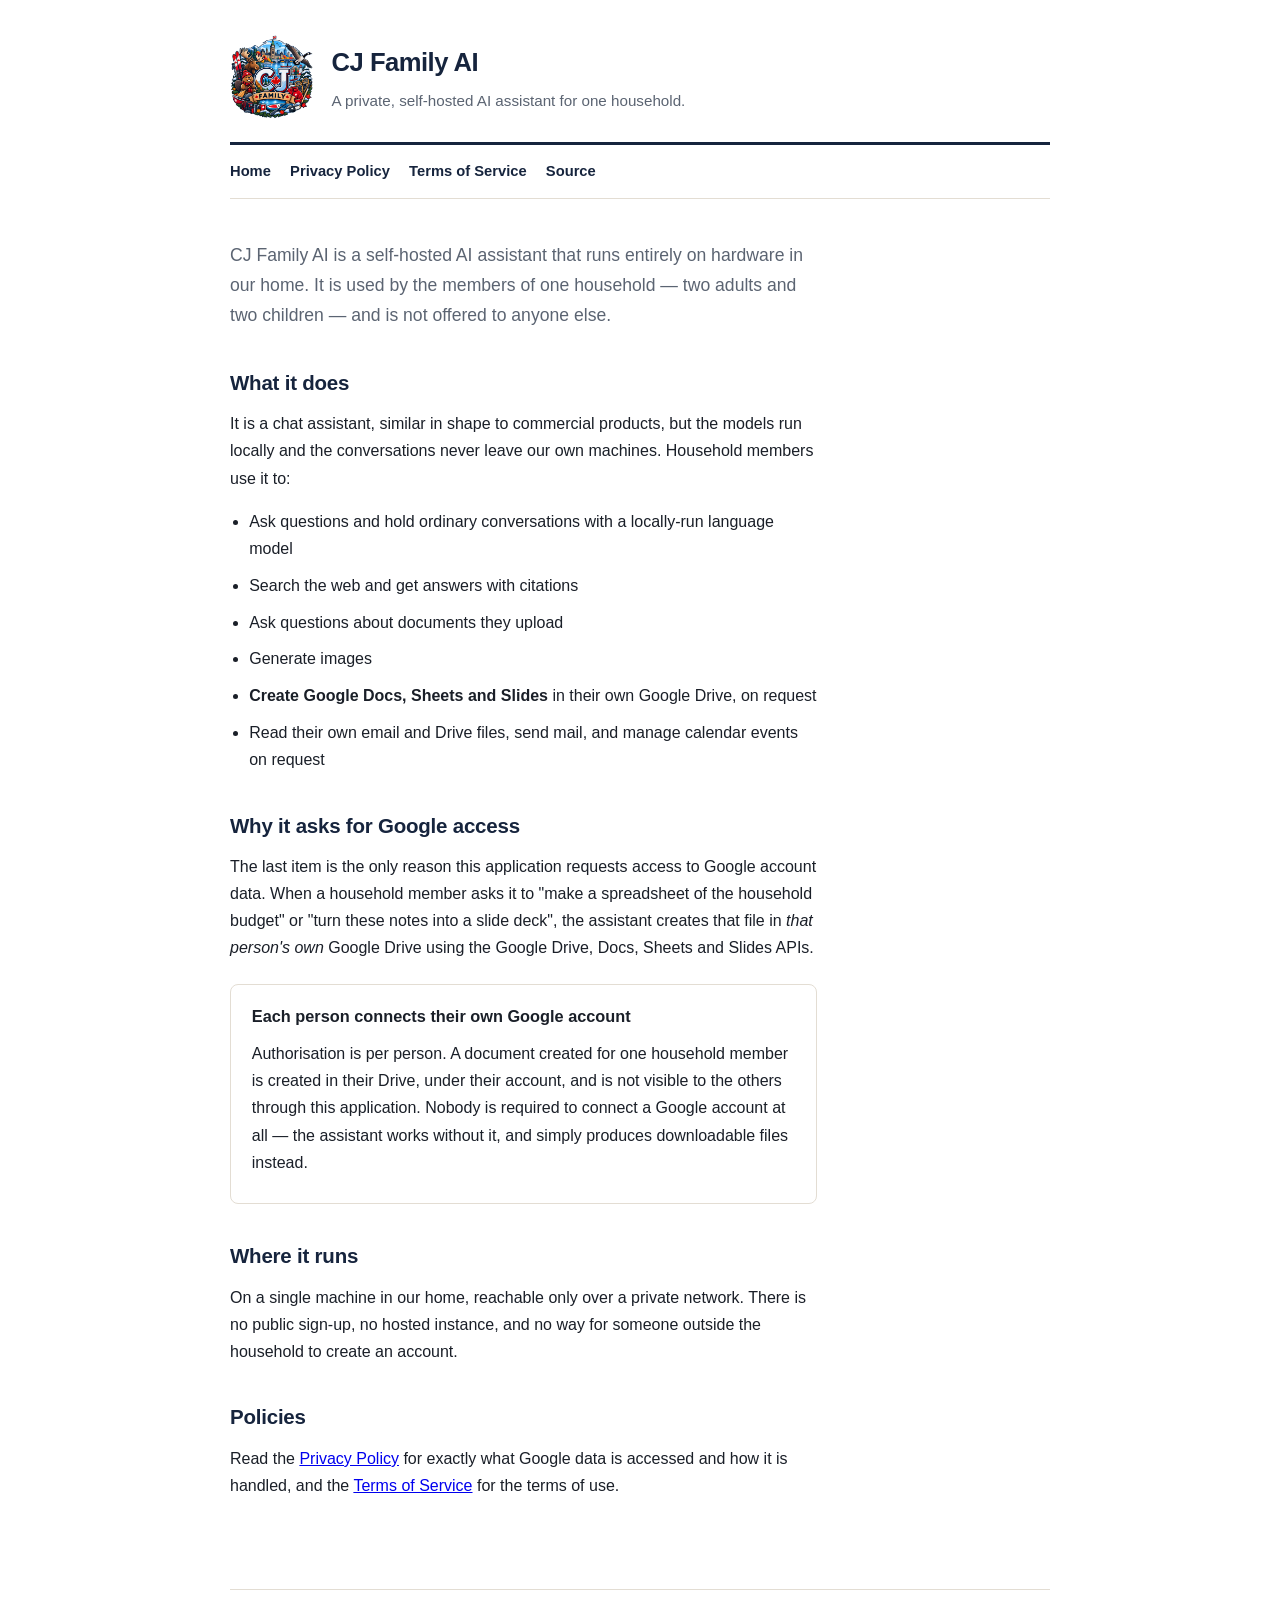
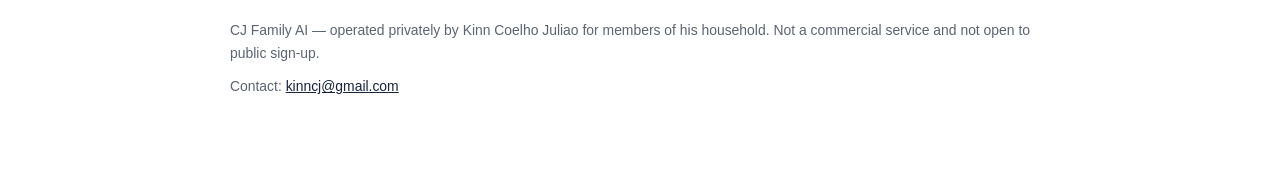
<file: index.html>
<!doctype html>
<html lang="en">
<head>
<meta charset="utf-8">
<meta name="viewport" content="width=device-width,initial-scale=1">
<title>Home · CJ Family AI</title>
<meta name="description" content="A private, self-hosted AI assistant run on family-owned hardware.">
<link rel="icon" href="assets/logo.png">
<link rel="stylesheet" href="style.css">
</head>
<body>
<div class="wrap">
<header class="site">
  <img src="assets/logo.png" alt="CJ Family AI crest">
  <div>
    <h1>CJ Family AI</h1>
    <p>A private, self-hosted AI assistant for one household.</p>
  </div>
</header>
<nav>
  <a href="./">Home</a>
  <a href="privacy.html">Privacy Policy</a>
  <a href="terms.html">Terms of Service</a>
  <a href="https://github.com/kinncj/cj-family-ai">Source</a>
</nav>
<main>
<p class="lede">CJ Family AI is a self-hosted AI assistant that runs entirely on hardware in our home. It is used by the members of one household — two adults and two children — and is not offered to anyone else.</p>

<h2>What it does</h2>
<p>It is a chat assistant, similar in shape to commercial products, but the models run locally and the conversations never leave our own machines. Household members use it to:</p>
<ul>
  <li>Ask questions and hold ordinary conversations with a locally-run language model</li>
  <li>Search the web and get answers with citations</li>
  <li>Ask questions about documents they upload</li>
  <li>Generate images</li>
  <li><strong>Create Google Docs, Sheets and Slides</strong> in their own Google Drive, on request</li>
  <li>Read their own email and Drive files, send mail, and manage calendar events on request</li>
</ul>

<h2>Why it asks for Google access</h2>
<p>The last item is the only reason this application requests access to Google account data. When a household member asks it to "make a spreadsheet of the household budget" or "turn these notes into a slide deck", the assistant creates that file in <em>that person's own</em> Google Drive using the Google Drive, Docs, Sheets and Slides APIs.</p>

<div class="card">
  <h3>Each person connects their own Google account</h3>
  <p>Authorisation is per person. A document created for one household member is created in their Drive, under their account, and is not visible to the others through this application. Nobody is required to connect a Google account at all — the assistant works without it, and simply produces downloadable files instead.</p>
</div>

<h2>Where it runs</h2>
<p>On a single machine in our home, reachable only over a private network. There is no public sign-up, no hosted instance, and no way for someone outside the household to create an account.</p>

<h2>Policies</h2>
<p>Read the <a href="privacy.html">Privacy Policy</a> for exactly what Google data is accessed and how it is handled, and the <a href="terms.html">Terms of Service</a> for the terms of use.</p>
</main>
<footer>
  <p>CJ Family AI — operated privately by Kinn Coelho Juliao for members of his household.
  Not a commercial service and not open to public sign-up.</p>
  <p>Contact: <a href="mailto:kinncj@gmail.com">kinncj@gmail.com</a></p>
</footer>
</div>
</body>
</html>
</file>
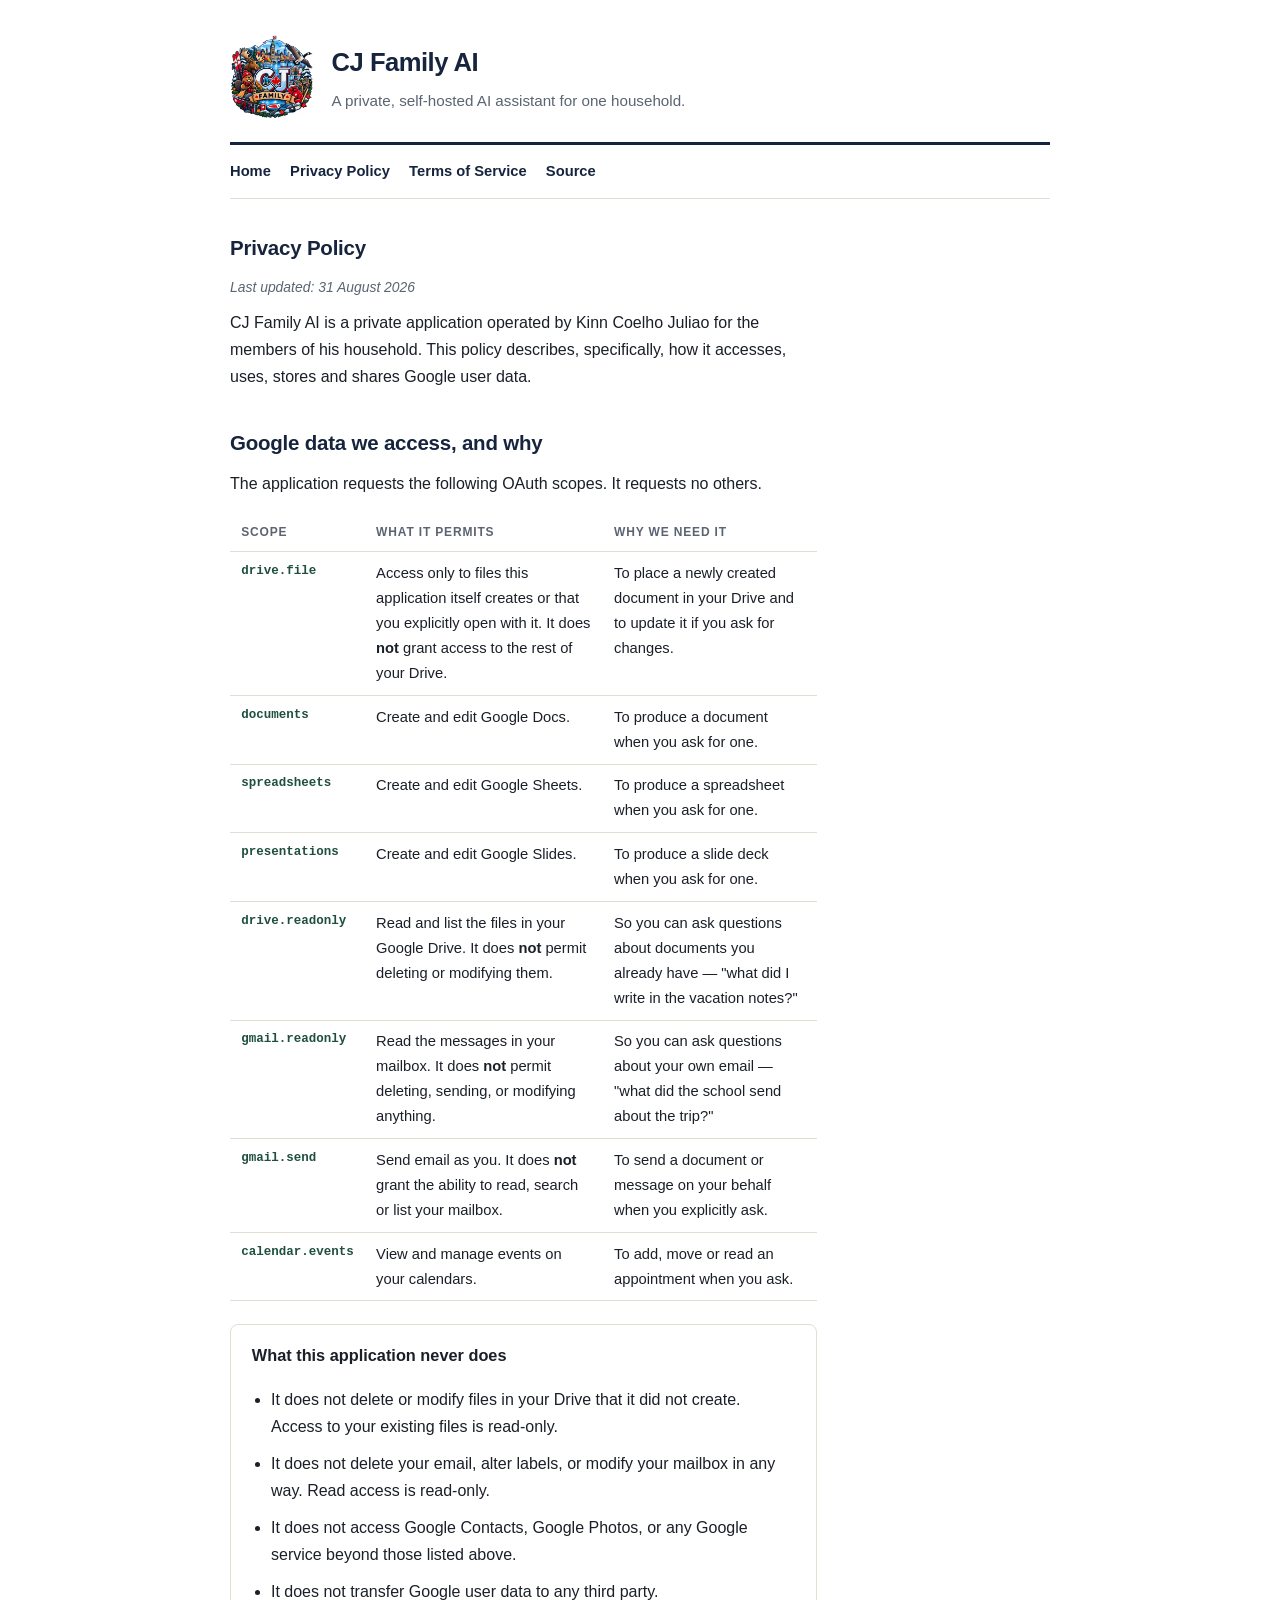
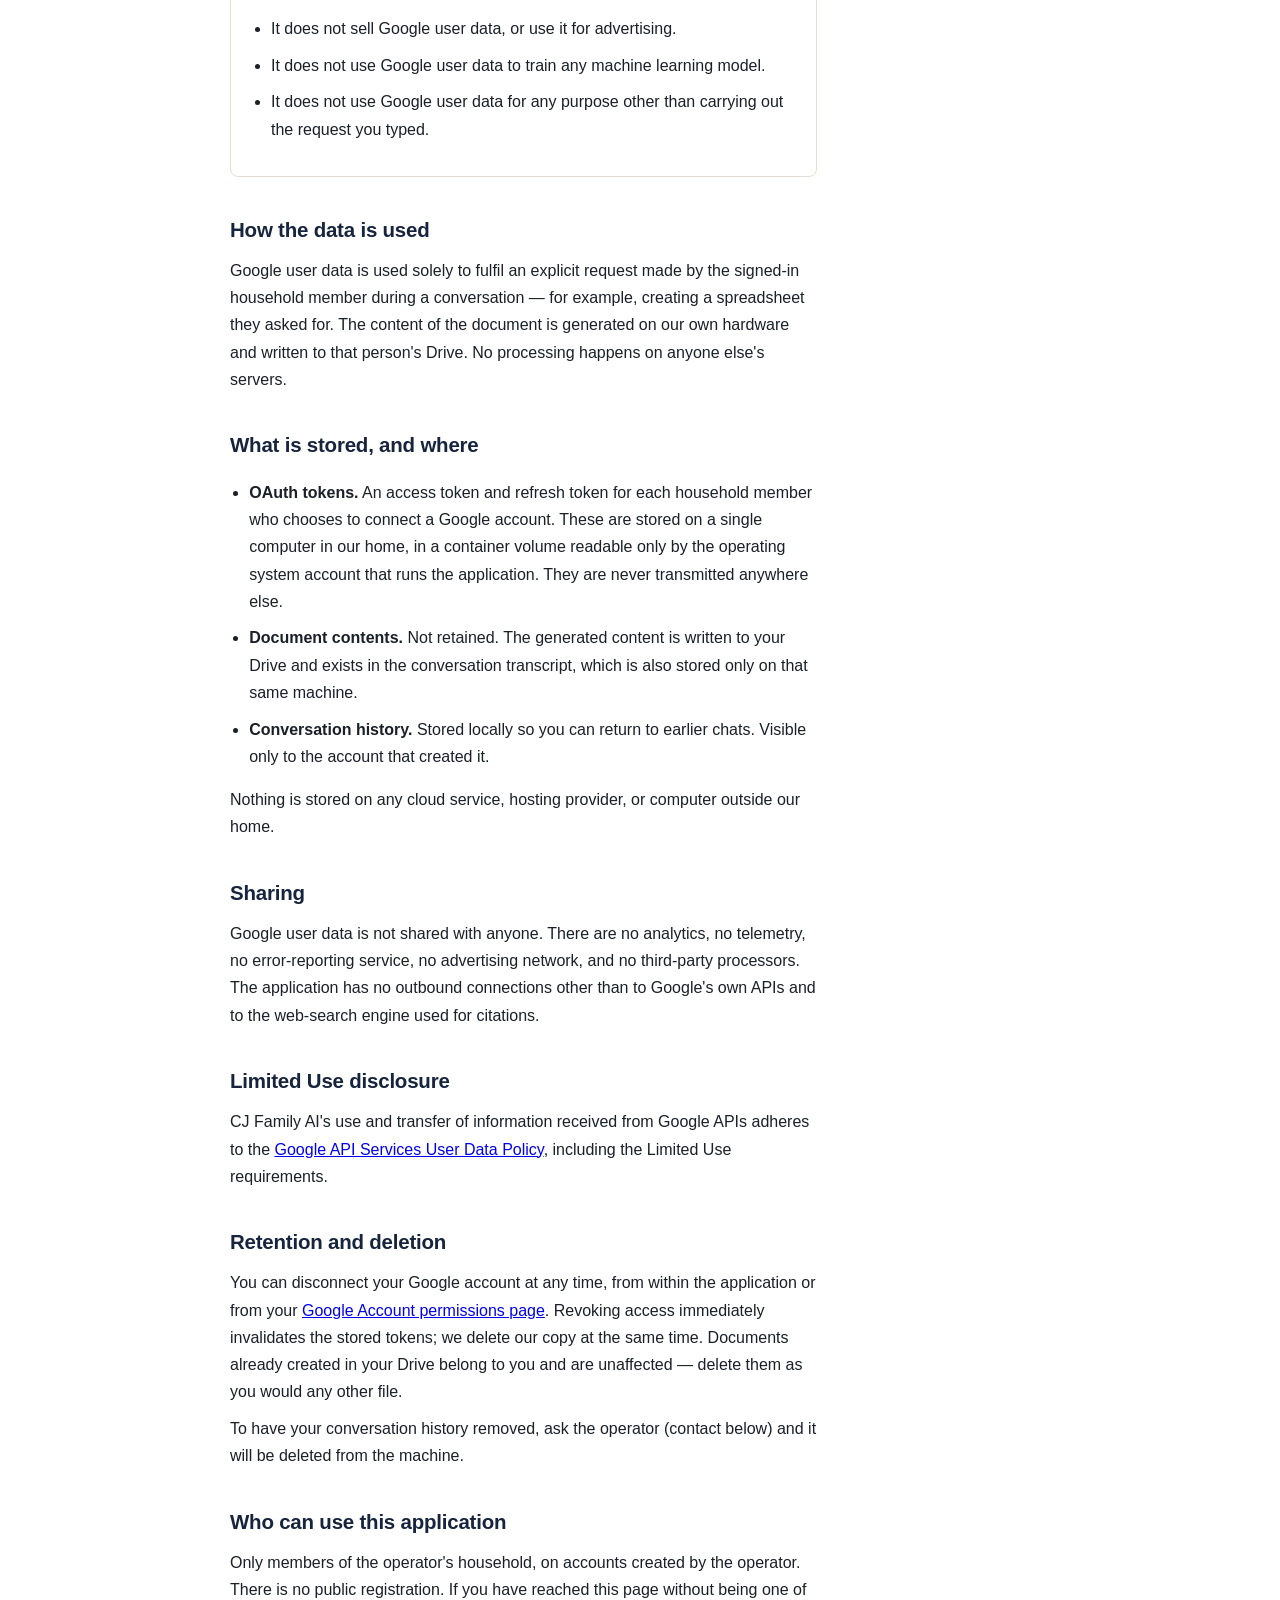
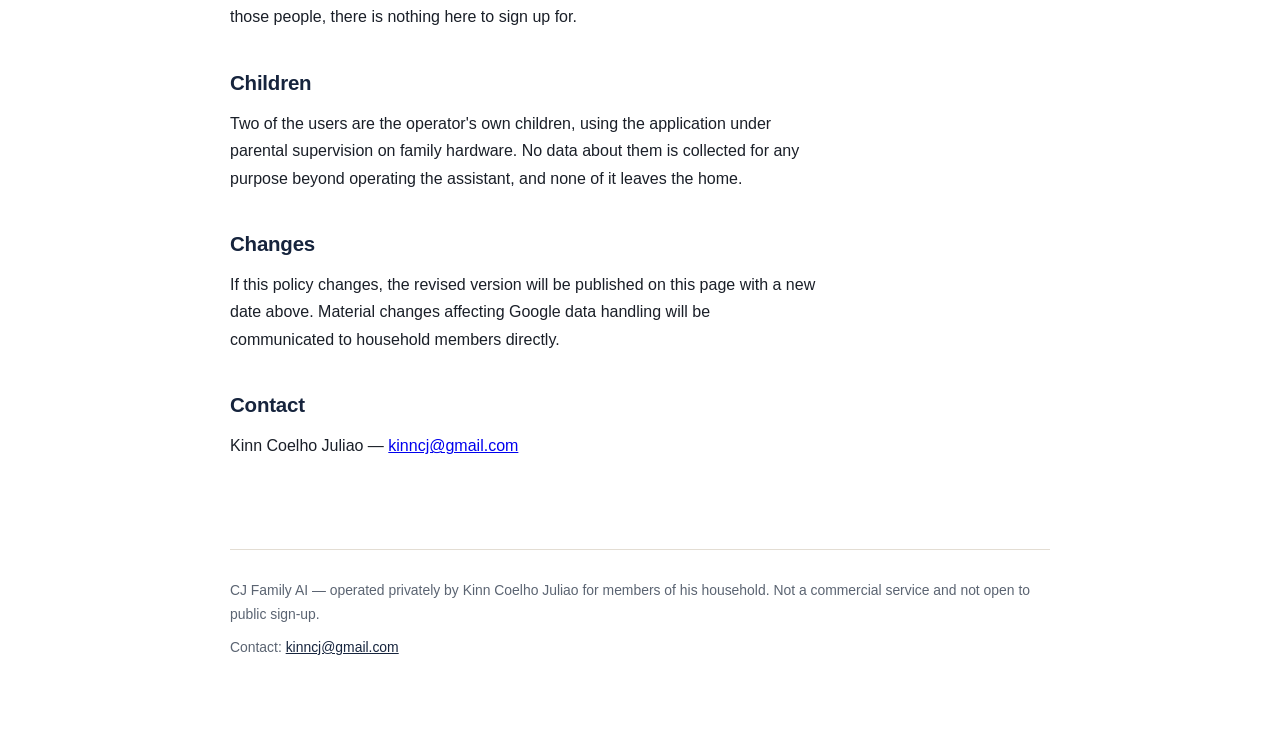
<file: privacy.html>
<!doctype html>
<html lang="en">
<head>
<meta charset="utf-8">
<meta name="viewport" content="width=device-width,initial-scale=1">
<title>Privacy Policy · CJ Family AI</title>
<meta name="description" content="How CJ Family AI accesses, uses, stores and shares Google user data.">
<link rel="icon" href="assets/logo.png">
<link rel="stylesheet" href="style.css">
</head>
<body>
<div class="wrap">
<header class="site">
  <img src="assets/logo.png" alt="CJ Family AI crest">
  <div>
    <h1>CJ Family AI</h1>
    <p>A private, self-hosted AI assistant for one household.</p>
  </div>
</header>
<nav>
  <a href="./">Home</a>
  <a href="privacy.html">Privacy Policy</a>
  <a href="terms.html">Terms of Service</a>
  <a href="https://github.com/kinncj/cj-family-ai">Source</a>
</nav>
<main>
<h2>Privacy Policy</h2>
<p class="updated">Last updated: 31 August 2026</p>

<p>CJ Family AI is a private application operated by Kinn Coelho Juliao for the members of his household. This policy describes, specifically, how it accesses, uses, stores and shares Google user data.</p>

<h2>Google data we access, and why</h2>
<p>The application requests the following OAuth scopes. It requests no others.</p>
<table>
  <thead><tr><th>Scope</th><th>What it permits</th><th>Why we need it</th></tr></thead>
  <tbody>
    <tr>
      <td class="scope">drive.file</td>
      <td>Access only to files this application itself creates or that you explicitly open with it. It does <strong>not</strong> grant access to the rest of your Drive.</td>
      <td>To place a newly created document in your Drive and to update it if you ask for changes.</td>
    </tr>
    <tr><td class="scope">documents</td><td>Create and edit Google Docs.</td><td>To produce a document when you ask for one.</td></tr>
    <tr><td class="scope">spreadsheets</td><td>Create and edit Google Sheets.</td><td>To produce a spreadsheet when you ask for one.</td></tr>
    <tr><td class="scope">presentations</td><td>Create and edit Google Slides.</td><td>To produce a slide deck when you ask for one.</td></tr>
    <tr>
      <td class="scope">drive.readonly</td>
      <td>Read and list the files in your Google Drive. It does <strong>not</strong> permit deleting or modifying them.</td>
      <td>So you can ask questions about documents you already have — "what did I write in the vacation notes?"</td>
    </tr>
    <tr>
      <td class="scope">gmail.readonly</td>
      <td>Read the messages in your mailbox. It does <strong>not</strong> permit deleting, sending, or modifying anything.</td>
      <td>So you can ask questions about your own email — "what did the school send about the trip?"</td>
    </tr>
    <tr>
      <td class="scope">gmail.send</td>
      <td>Send email as you. It does <strong>not</strong> grant the ability to read, search or list your mailbox.</td>
      <td>To send a document or message on your behalf when you explicitly ask.</td>
    </tr>
    <tr>
      <td class="scope">calendar.events</td>
      <td>View and manage events on your calendars.</td>
      <td>To add, move or read an appointment when you ask.</td>
    </tr>
  </tbody>
</table>

<div class="card">
  <h3>What this application never does</h3>
  <ul>
    <li>It does not delete or modify files in your Drive that it did not create. Access to your existing files is read-only.</li>
    <li>It does not delete your email, alter labels, or modify your mailbox in any way. Read access is read-only.</li>
    <li>It does not access Google Contacts, Google Photos, or any Google service beyond those listed above.</li>
    <li>It does not transfer Google user data to any third party.</li>
    <li>It does not sell Google user data, or use it for advertising.</li>
    <li>It does not use Google user data to train any machine learning model.</li>
    <li>It does not use Google user data for any purpose other than carrying out the request you typed.</li>
  </ul>
</div>

<h2>How the data is used</h2>
<p>Google user data is used solely to fulfil an explicit request made by the signed-in household member during a conversation — for example, creating a spreadsheet they asked for. The content of the document is generated on our own hardware and written to that person's Drive. No processing happens on anyone else's servers.</p>

<h2>What is stored, and where</h2>
<ul>
  <li><strong>OAuth tokens.</strong> An access token and refresh token for each household member who chooses to connect a Google account. These are stored on a single computer in our home, in a container volume readable only by the operating system account that runs the application. They are never transmitted anywhere else.</li>
  <li><strong>Document contents.</strong> Not retained. The generated content is written to your Drive and exists in the conversation transcript, which is also stored only on that same machine.</li>
  <li><strong>Conversation history.</strong> Stored locally so you can return to earlier chats. Visible only to the account that created it.</li>
</ul>
<p>Nothing is stored on any cloud service, hosting provider, or computer outside our home.</p>

<h2>Sharing</h2>
<p>Google user data is not shared with anyone. There are no analytics, no telemetry, no error-reporting service, no advertising network, and no third-party processors. The application has no outbound connections other than to Google's own APIs and to the web-search engine used for citations.</p>

<h2>Limited Use disclosure</h2>
<p>CJ Family AI's use and transfer of information received from Google APIs adheres to the
<a href="https://developers.google.com/terms/api-services-user-data-policy">Google API Services User Data Policy</a>, including the Limited Use requirements.</p>

<h2>Retention and deletion</h2>
<p>You can disconnect your Google account at any time, from within the application or from your
<a href="https://myaccount.google.com/permissions">Google Account permissions page</a>. Revoking access immediately invalidates the stored tokens; we delete our copy at the same time. Documents already created in your Drive belong to you and are unaffected — delete them as you would any other file.</p>
<p>To have your conversation history removed, ask the operator (contact below) and it will be deleted from the machine.</p>

<h2>Who can use this application</h2>
<p>Only members of the operator's household, on accounts created by the operator. There is no public registration. If you have reached this page without being one of those people, there is nothing here to sign up for.</p>

<h2>Children</h2>
<p>Two of the users are the operator's own children, using the application under parental supervision on family hardware. No data about them is collected for any purpose beyond operating the assistant, and none of it leaves the home.</p>

<h2>Changes</h2>
<p>If this policy changes, the revised version will be published on this page with a new date above. Material changes affecting Google data handling will be communicated to household members directly.</p>

<h2>Contact</h2>
<p>Kinn Coelho Juliao — <a href="mailto:kinncj@gmail.com">kinncj@gmail.com</a></p>
</main>
<footer>
  <p>CJ Family AI — operated privately by Kinn Coelho Juliao for members of his household.
  Not a commercial service and not open to public sign-up.</p>
  <p>Contact: <a href="mailto:kinncj@gmail.com">kinncj@gmail.com</a></p>
</footer>
</div>
</body>
</html>
</file>
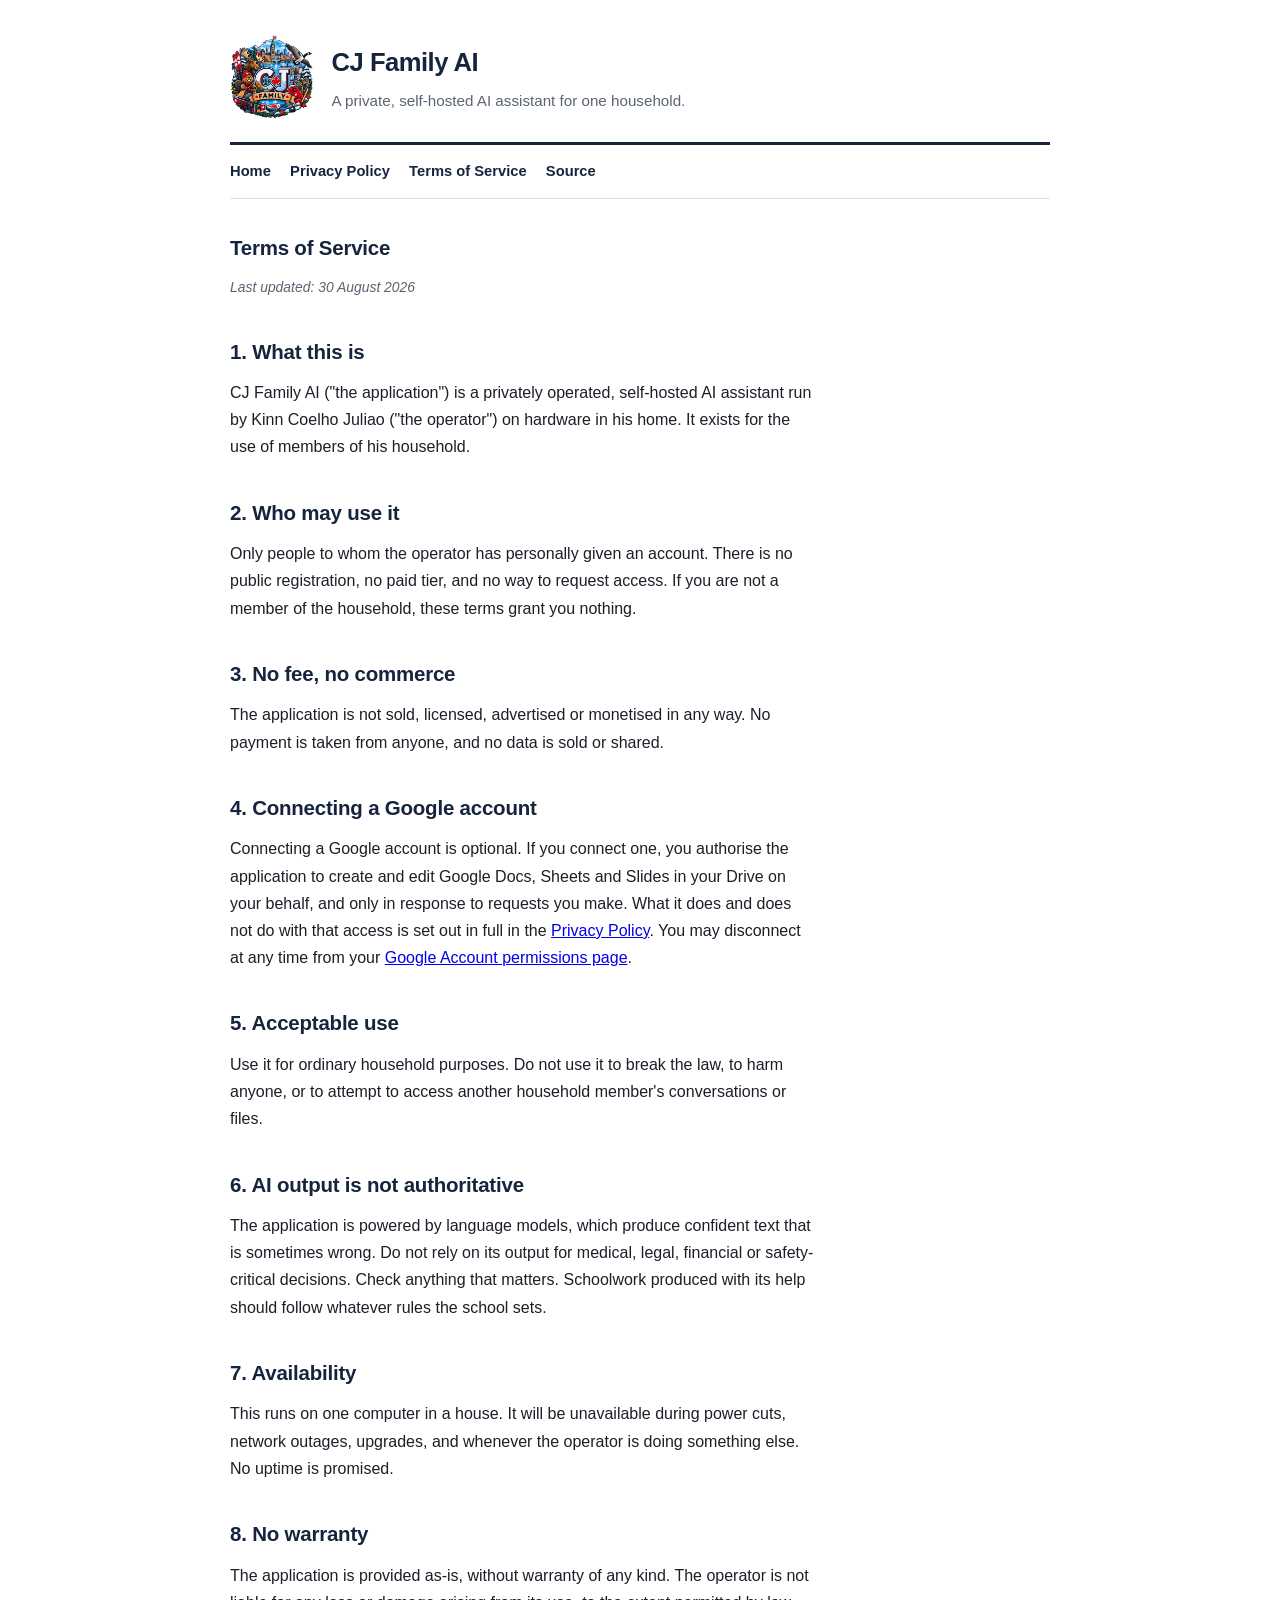
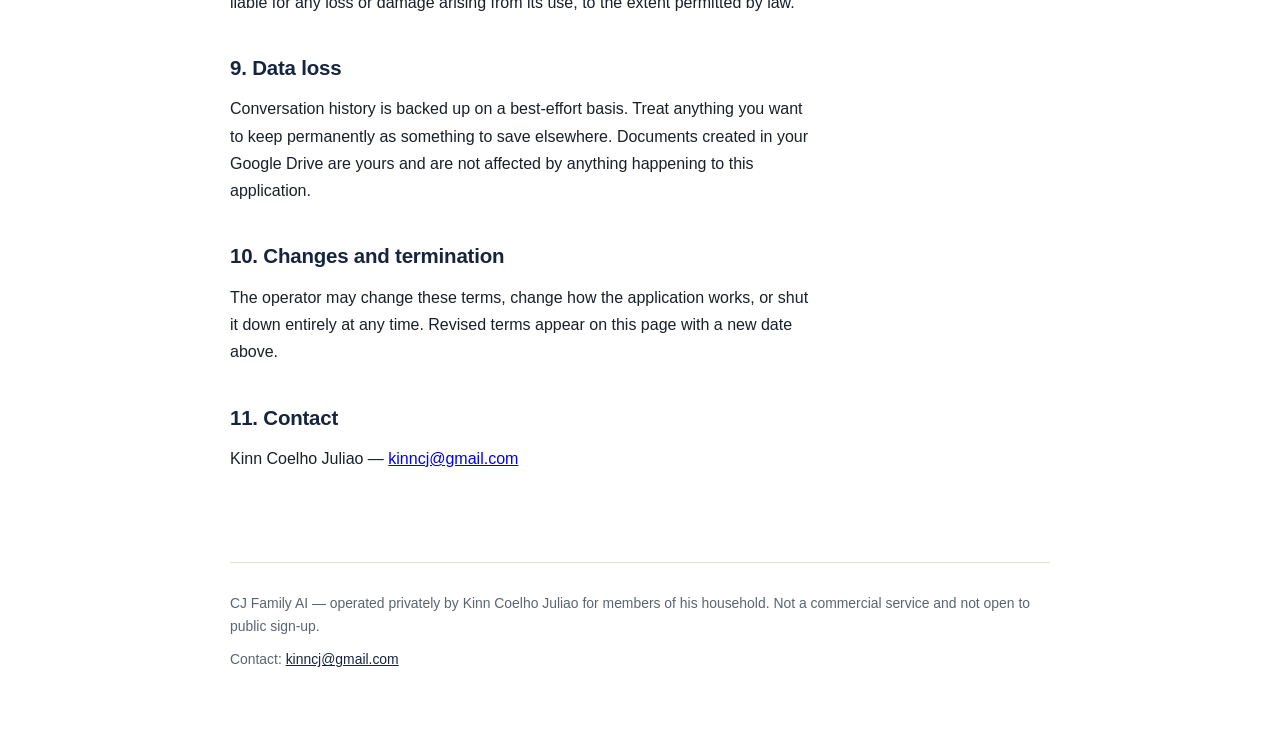
<file: terms.html>
<!doctype html>
<html lang="en">
<head>
<meta charset="utf-8">
<meta name="viewport" content="width=device-width,initial-scale=1">
<title>Terms of Service · CJ Family AI</title>
<meta name="description" content="Terms of use for CJ Family AI, a private household application.">
<link rel="icon" href="assets/logo.png">
<link rel="stylesheet" href="style.css">
</head>
<body>
<div class="wrap">
<header class="site">
  <img src="assets/logo.png" alt="CJ Family AI crest">
  <div>
    <h1>CJ Family AI</h1>
    <p>A private, self-hosted AI assistant for one household.</p>
  </div>
</header>
<nav>
  <a href="./">Home</a>
  <a href="privacy.html">Privacy Policy</a>
  <a href="terms.html">Terms of Service</a>
  <a href="https://github.com/kinncj/cj-family-ai">Source</a>
</nav>
<main>
<h2>Terms of Service</h2>
<p class="updated">Last updated: 30 August 2026</p>

<h2>1. What this is</h2>
<p>CJ Family AI ("the application") is a privately operated, self-hosted AI assistant run by Kinn Coelho Juliao ("the operator") on hardware in his home. It exists for the use of members of his household.</p>

<h2>2. Who may use it</h2>
<p>Only people to whom the operator has personally given an account. There is no public registration, no paid tier, and no way to request access. If you are not a member of the household, these terms grant you nothing.</p>

<h2>3. No fee, no commerce</h2>
<p>The application is not sold, licensed, advertised or monetised in any way. No payment is taken from anyone, and no data is sold or shared.</p>

<h2>4. Connecting a Google account</h2>
<p>Connecting a Google account is optional. If you connect one, you authorise the application to create and edit Google Docs, Sheets and Slides in your Drive on your behalf, and only in response to requests you make. What it does and does not do with that access is set out in full in the <a href="privacy.html">Privacy Policy</a>. You may disconnect at any time from your <a href="https://myaccount.google.com/permissions">Google Account permissions page</a>.</p>

<h2>5. Acceptable use</h2>
<p>Use it for ordinary household purposes. Do not use it to break the law, to harm anyone, or to attempt to access another household member's conversations or files.</p>

<h2>6. AI output is not authoritative</h2>
<p>The application is powered by language models, which produce confident text that is sometimes wrong. Do not rely on its output for medical, legal, financial or safety-critical decisions. Check anything that matters. Schoolwork produced with its help should follow whatever rules the school sets.</p>

<h2>7. Availability</h2>
<p>This runs on one computer in a house. It will be unavailable during power cuts, network outages, upgrades, and whenever the operator is doing something else. No uptime is promised.</p>

<h2>8. No warranty</h2>
<p>The application is provided as-is, without warranty of any kind. The operator is not liable for any loss or damage arising from its use, to the extent permitted by law.</p>

<h2>9. Data loss</h2>
<p>Conversation history is backed up on a best-effort basis. Treat anything you want to keep permanently as something to save elsewhere. Documents created in your Google Drive are yours and are not affected by anything happening to this application.</p>

<h2>10. Changes and termination</h2>
<p>The operator may change these terms, change how the application works, or shut it down entirely at any time. Revised terms appear on this page with a new date above.</p>

<h2>11. Contact</h2>
<p>Kinn Coelho Juliao — <a href="mailto:kinncj@gmail.com">kinncj@gmail.com</a></p>
</main>
<footer>
  <p>CJ Family AI — operated privately by Kinn Coelho Juliao for members of his household.
  Not a commercial service and not open to public sign-up.</p>
  <p>Contact: <a href="mailto:kinncj@gmail.com">kinncj@gmail.com</a></p>
</footer>
</div>
</body>
</html>
</file>
<file: style.css>
/* CJ Family AI — palette taken from the crest: navy, maple red, spruce, paper */
:root{
  --navy:#16243D; --red:#C8102E; --spruce:#1F4F3D;
  --ink:#1A1F28; --muted:#5B6472; --rule:#E3DDD3;
  --measure:66ch;
}
@media (prefers-color-scheme:dark){
  :root{ --paper:#12161C; --card:#191E26; --ink:#E6EAEF;
         --muted:#9AA5B3; --rule:#2A313B; --navy:#9FB6DA; --red:#E8657A; --spruce:#6FBF9B; }
}
*{box-sizing:border-box}
body{
  margin:0; background:var(--paper); color:var(--ink);
  font:16px/1.7 -apple-system,BlinkMacSystemFont,"Segoe UI",Roboto,Helvetica,Arial,sans-serif;
  padding:0 1.1rem 4rem;
}
.wrap{max-width:820px;margin:0 auto}
header.site{display:flex;align-items:center;gap:1.1rem;padding:2.2rem 0 1.4rem;border-bottom:3px solid var(--navy);flex-wrap:wrap}
header.site img{width:84px;height:84px;border-radius:12px}
header.site h1{margin:0;font-size:1.6rem;letter-spacing:-.02em;color:var(--navy)}
header.site p{margin:.25rem 0 0;color:var(--muted);font-size:.95rem}
nav{display:flex;gap:1.2rem;padding:.9rem 0;border-bottom:1px solid var(--rule);font-size:.92rem;flex-wrap:wrap}
nav a{color:var(--navy);text-decoration:none;font-weight:600}
nav a:hover,nav a:focus-visible{text-decoration:underline;text-underline-offset:3px}
main{padding:2rem 0;max-width:var(--measure)}
h2{margin:2.2rem 0 .6rem;font-size:1.28rem;letter-spacing:-.01em;color:var(--navy)}
h3{margin:1.5rem 0 .4rem;font-size:1.02rem}
h2:first-child{margin-top:0}
p,li{margin:.6rem 0}
ul,ol{padding-left:1.2rem}
code{background:var(--card);border:1px solid var(--rule);border-radius:4px;padding:.08em .35em;font-size:.88em}
.lede{font-size:1.1rem;color:var(--muted)}
.card{background:var(--card);border:1px solid var(--rule);border-radius:8px;padding:1.1rem 1.3rem;margin:1.4rem 0}
.card h3{margin-top:0}
table{border-collapse:collapse;width:100%;font-size:.92rem;margin:1rem 0}
th,td{text-align:left;padding:.55rem .7rem;border-bottom:1px solid var(--rule);vertical-align:top}
th{font-size:.75rem;text-transform:uppercase;letter-spacing:.07em;color:var(--muted)}
.scope{font-family:ui-monospace,SFMono-Regular,Menlo,monospace;font-size:.85em;color:var(--spruce);font-weight:600}
footer{border-top:1px solid var(--rule);margin-top:3rem;padding-top:1.2rem;color:var(--muted);font-size:.87rem}
footer a{color:var(--navy)}
.updated{color:var(--muted);font-size:.87rem;font-style:italic}
</file>
